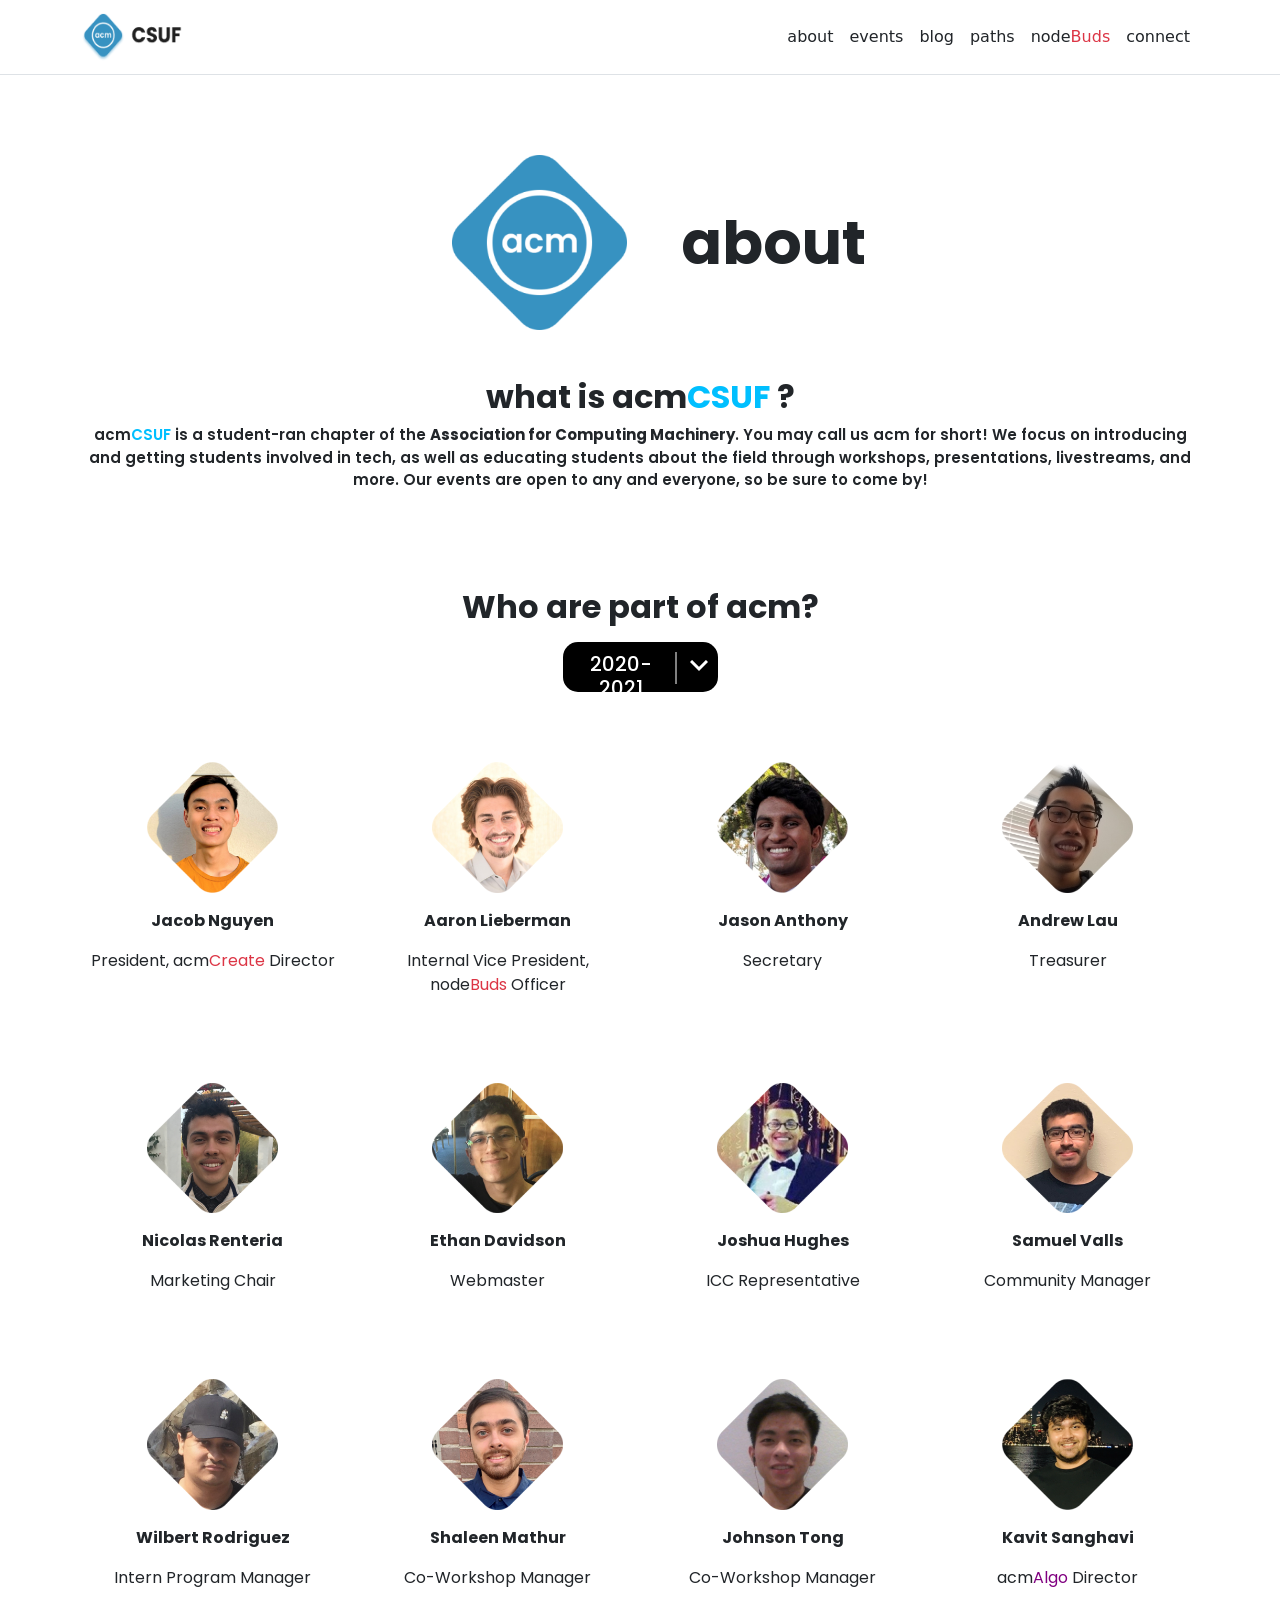
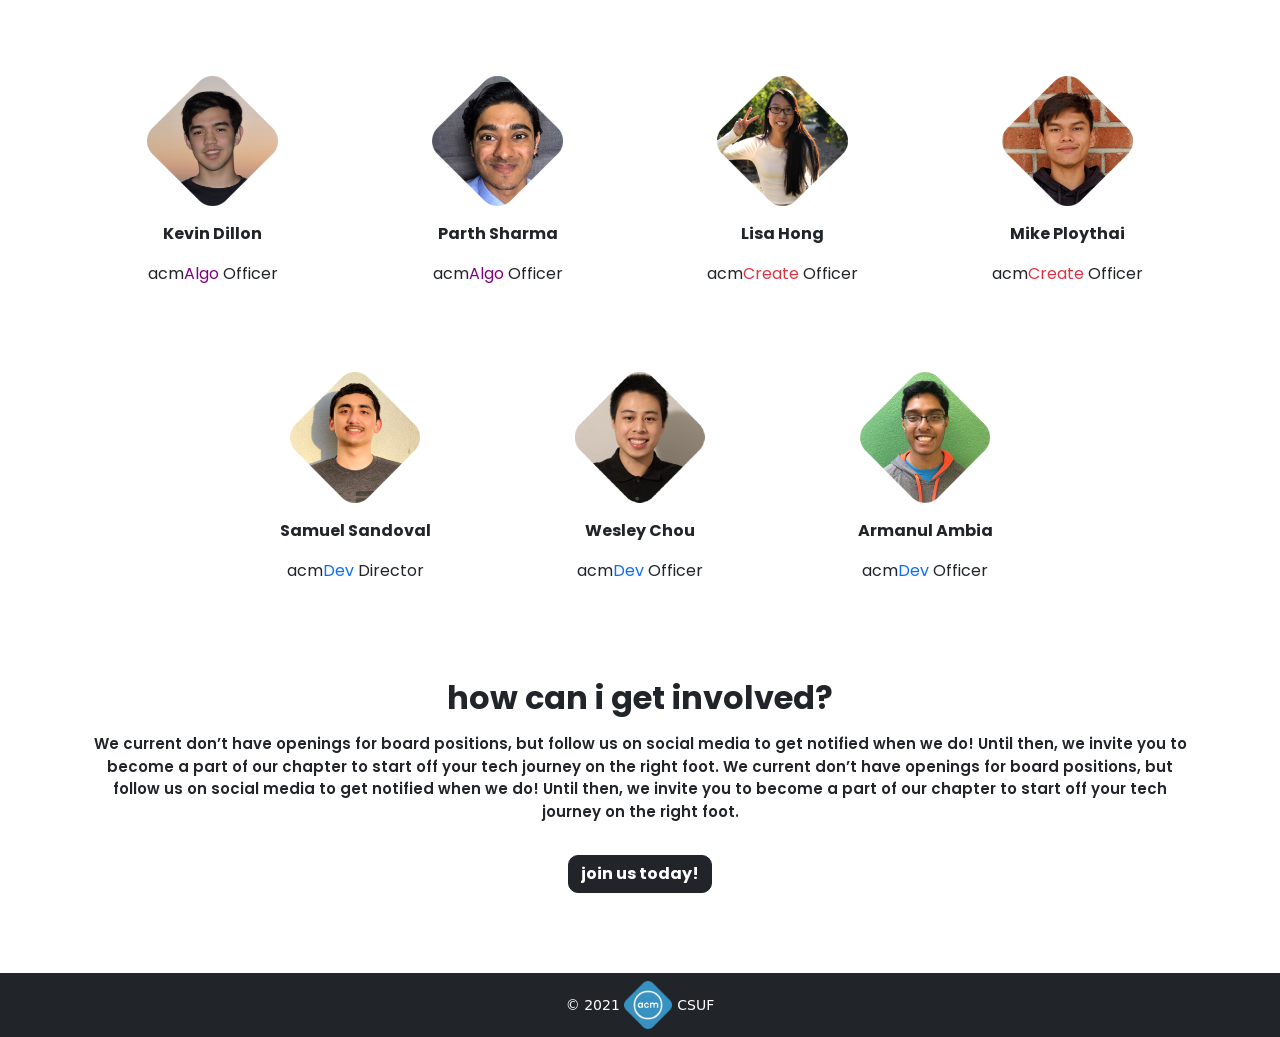
<file: about.html>
<!DOCTYPE html>
<html lang="en">
<head>
    <meta charset="UTF-8">
    <meta http-equiv="X-UA-Compatible" content="IE=edge">
    <meta name="viewport" content="width=device-width, initial-scale=1.0">
    <title>Document</title>
    <link rel="stylesheet" href="css/bootstrap.css">
    <link rel="stylesheet" href="css/about.css">
    <link rel="stylesheet" href="https://fonts.googleapis.com/css?family=poppins">
</head>
<body>
    <header class="pt-0 border-bottom">
        <div class="container">
            <nav class="navbar navbar-expand-sm bg-white navbar-dark d-flex align-content-between">
                        <a class="navbar-brand" href="index.html">
                            <img src="./img/logo (2).png" alt="logo" width="100px" height="48px" />
                        </a>
                        <button class="navbar-toggler bg-dark" type="button" data-bs-toggle="collapse" data-bs-target="#collapsibleNavbar">
                            <span class="navbar-toggler-icon"></span>
                        </button>
                        <div class="collapse navbar-collapse d-lg-flex flex-row justify-content-end" id="collapsibleNavbar">
                            <ul class="navbar-nav">
                            <li class="nav-item">
                                <a class="nav-link text-dark" href="about.html">about</a>
                            </li>
                            <li class="nav-item">
                                <a class="nav-link text-dark" href="events.html">events</a>
                            </li>
                            <li class="nav-item">
                                <a class="nav-link text-dark" href="blog.html">blog</a>
                            </li>
                            <li class="nav-item">
                                <a class="nav-link text-dark" href="path.html">paths</a>
                            </li>    
                            <li class="nav-item">
                                <a class="nav-link text-dark" href="nodebuds.html">node<span class="text-danger">Buds</span></a>
                            </li>    
                            <li class="nav-item">
                                <a class="nav-link text-dark" href="contact.html">connect</a>
                            </li>    
                            </ul>
                        </div>
              </nav>
        </div>

    </header>
    <section id="about">
        <div class="container">
            <div class="text-center">
                <div class="about">
                    <div class="img text-center d-flex align-items-center justify-content-center">
                        <div>
                            <img src="img/rectangle_1.png" alt="company-logo">
                        </div>
                        <div>
                            <h1 class="ms-3">about</h1>
                        </div>
                    </div>
                </div>
                <div class="info mt-5">
                   <h2>what is acm<span style="color: deepskyblue;">CSUF</span> ?</h2> 
                   <p class="ppp">acm<span style="color: deepskyblue;">CSUF</span> is a student-ran chapter of the <span style="font-weight: bold;">Association for Computing Machinery</span>.
                    You may call us acm for short!  We focus on introducing and getting students involved in tech,
                    as well as educating students about the field through workshops, presentations, livestreams,
                    and more. Our events are open to any and everyone, so be sure to come by!</p>
                </div>
            </div>
        </div>
    </section>
    <section id="team">
        <div class="container">
            <div class="text-center">
                <div>
                    <h2>Who are part of acm?</h2>
                </div>
                <div class="date text-center d-flex mt-3">
                    <div><h5>2020-2021</h5></div>
                    <div class="line"><img src="img/line.png" alt=""></div>
                    <div class="arrow"><a href="#"><img src="img/down-arrow.png" alt=""></a></div>
                </div>
            </div>
            <div class="row text-center">
                <div class="col-lg-3 col-sm-6">
                    <div class="image">
                        <img src="img/Jacob.png" alt="">
                        <p class="mt-3 pp">Jacob Nguyen</p>
                        <p>President, acm<span class="text-danger">Create</span> Director</p>
                    </div>
                </div>
                <div class="col-lg-3 col-sm-6">
                    <div class="image">
                        <img src="img/Aaron.png" alt="">
                        <p class="mt-3 pp">Aaron Lieberman</p>
                        <p>Internal Vice President, node<span class="text-danger"">Buds</span> Officer</p>
                    </div>
                </div>
                <div class="col-lg-3 col-sm-6">
                    <div class="image">
                        <img src="img/Jason.png" alt="">
                        <p class="mt-3 pp">Jason Anthony</p>
                        <p>Secretary</p>
                    </div>
                </div>
                <div class="col-lg-3 col-sm-6">
                    <div class="image">
                        <img src="img/Group 7.png" alt="">
                        <p class="mt-3 pp">Andrew Lau</p>
                        <p>Treasurer</p>
                    </div>
                </div>
            </div>
            <div class="row text-center">
                <div class="col-lg-3 col-sm-6">
                    <div class="image">
                        <img src="img/nicolas.png" alt="">
                        <p class="mt-3 pp">Nicolas Renteria</p>
                        <p>Marketing Chair</p>
                    </div>
                </div>
                <div class="col-lg-3 col-sm-6">
                    <div class="image">
                        <img src="img/Ethan.png" alt="">
                        <p class="mt-3 pp">Ethan Davidson</p>
                        <p>Webmaster</p>
                    </div>
                </div>
                <div class="col-lg-3 col-sm-6">
                    <div class="image">
                        <img src="img/joshua.png" alt="">
                        <p class="mt-3 pp">Joshua Hughes</p>
                        <p>ICC Representative</p>
                    </div>
                </div>
                <div class="col-lg-3 col-sm-6">
                    <div class="image">
                        <img src="img/Valls.png" alt="">
                        <p class="mt-3 pp">Samuel Valls</p>
                        <p>Community Manager</p>
                    </div>
                </div>
            </div>
            <div class="row text-center">
                <div class="col-lg-3 col-sm-6">
                    <div class="image">
                        <img src="img/wilbert.png" alt="">
                        <p class="mt-3 pp">Wilbert Rodriguez</p>
                        <p>Intern Program Manager</p>
                    </div>
                </div>
                <div class="col-lg-3 col-sm-6">
                    <div class="image">
                        <img src="img/Shaleen.png" alt="">
                        <p class="mt-3 pp">Shaleen Mathur</p>
                        <p>Co-Workshop Manager</p>
                    </div>
                </div>
                <div class="col-lg-3 col-sm-6">
                    <div class="image">
                        <img src="img/Johnson.png" alt="">
                        <p class="mt-3 pp">Johnson Tong</p>
                        <p>Co-Workshop Manager</p>
                    </div>
                </div>
                <div class="col-lg-3 col-sm-6">
                    <div class="image">
                        <img src="img/Kavit.png" alt="">
                        <p class="mt-3 pp">Kavit Sanghavi</p>
                        <p>acm<span style="color: purple;">Algo</span> Director</p>
                    </div>
                </div>
            </div>
            <div class="row text-center">
                <div class="col-lg-3 col-sm-6">
                    <div class="image">
                        <img src="img/kein.png" alt="">
                        <p class="mt-3 pp">Kevin Dillon</p>
                        <p>acm<span style="color: purple;">Algo</span> Officer</p>
                    </div>
                </div>
                <div class="col-lg-3 col-sm-6">
                    <div class="image">
                        <img src="img/parth.png" alt="">
                        <p class="mt-3 pp">Parth Sharma</p>
                        <p>acm<span style="color: purple;">Algo</span> Officer</p>
                    </div>
                </div>
                <div class="col-lg-3 col-sm-6">
                    <div class="image">
                        <img src="img/lisa.png" alt="">
                        <p class="mt-3 pp">Lisa Hong</p>
                        <p>acm<span class="text-danger">Create</span> Officer</p>
                    </div>
                </div>
                <div class="col-lg-3 col-sm-6">
                    <div class="image">
                        <img src="img/mike.png" alt="">
                        <p class="mt-3 pp">Mike Ploythai</p>
                        <p>acm<span class="text-danger">Create</span> Officer</p>
                    </div>
                </div>
            </div>
            <div class="row text-center fith-row">
                <div class="col-lg-3 col-sm-6">
                    <div class="image">
                        <img src="img/samuel.png" alt="">
                        <p class="mt-3 pp">Samuel Sandoval</p>
                        <p>acm<span class="text-primary">Dev</span> Director</p>
                    </div>
                </div>
                <div class="col-lg-3 col-sm-6">
                    <div class="image">
                        <img src="img/wesley.png" alt="">
                        <p class="mt-3 pp">Wesley Chou</p>
                        <p>acm<span class="text-primary">Dev</span> Officer</p>
                    </div>
                </div>
                <div class="col-lg-3 col-sm-6">
                    <div class="image">
                        <img src="img/armanul.png" alt="">
                        <p class="mt-3 pp">Armanul Ambia</p>
                        <p>acm<span class="text-primary"">Dev</span> Officer</p>
                    </div>
                </div>
            </div>
        </div>
    </section>
    <section id="info">
        <div class="container">
            <div class="text-center">
                <h2>how can i get involved?</h2>
                <p class="mt-3 ppp">We current don’t have openings for board positions, but follow us on social media
                    to get notified when we do! Until then, we invite you to become a part of our
                    chapter to start off your tech journey on the right foot. We current don’t have openings for board positions, but follow us on social media
                    to get notified when we do! Until then, we invite you to become a part of our
                    chapter to start off your tech journey on the right foot.</p>
                    <button type="button" class="btn btn-dark mt-3" href="#">join us today!</button>
            </div>
        </div>
    </section>
    <footer class="mt-4">
        <div class="container-fluid bg-dark text-white text-center py-2">
            <small> &copy 2021 </small>
            <span>
                <img src="./img/Rectangle.png" width="48px" height="48px" alt="">
                <small class="text-white">CSUF</small>
            </span>
        </div>
    </footer>

    <script src="js/bootstrap.min.js"></script>
</body>
</html>
</file>
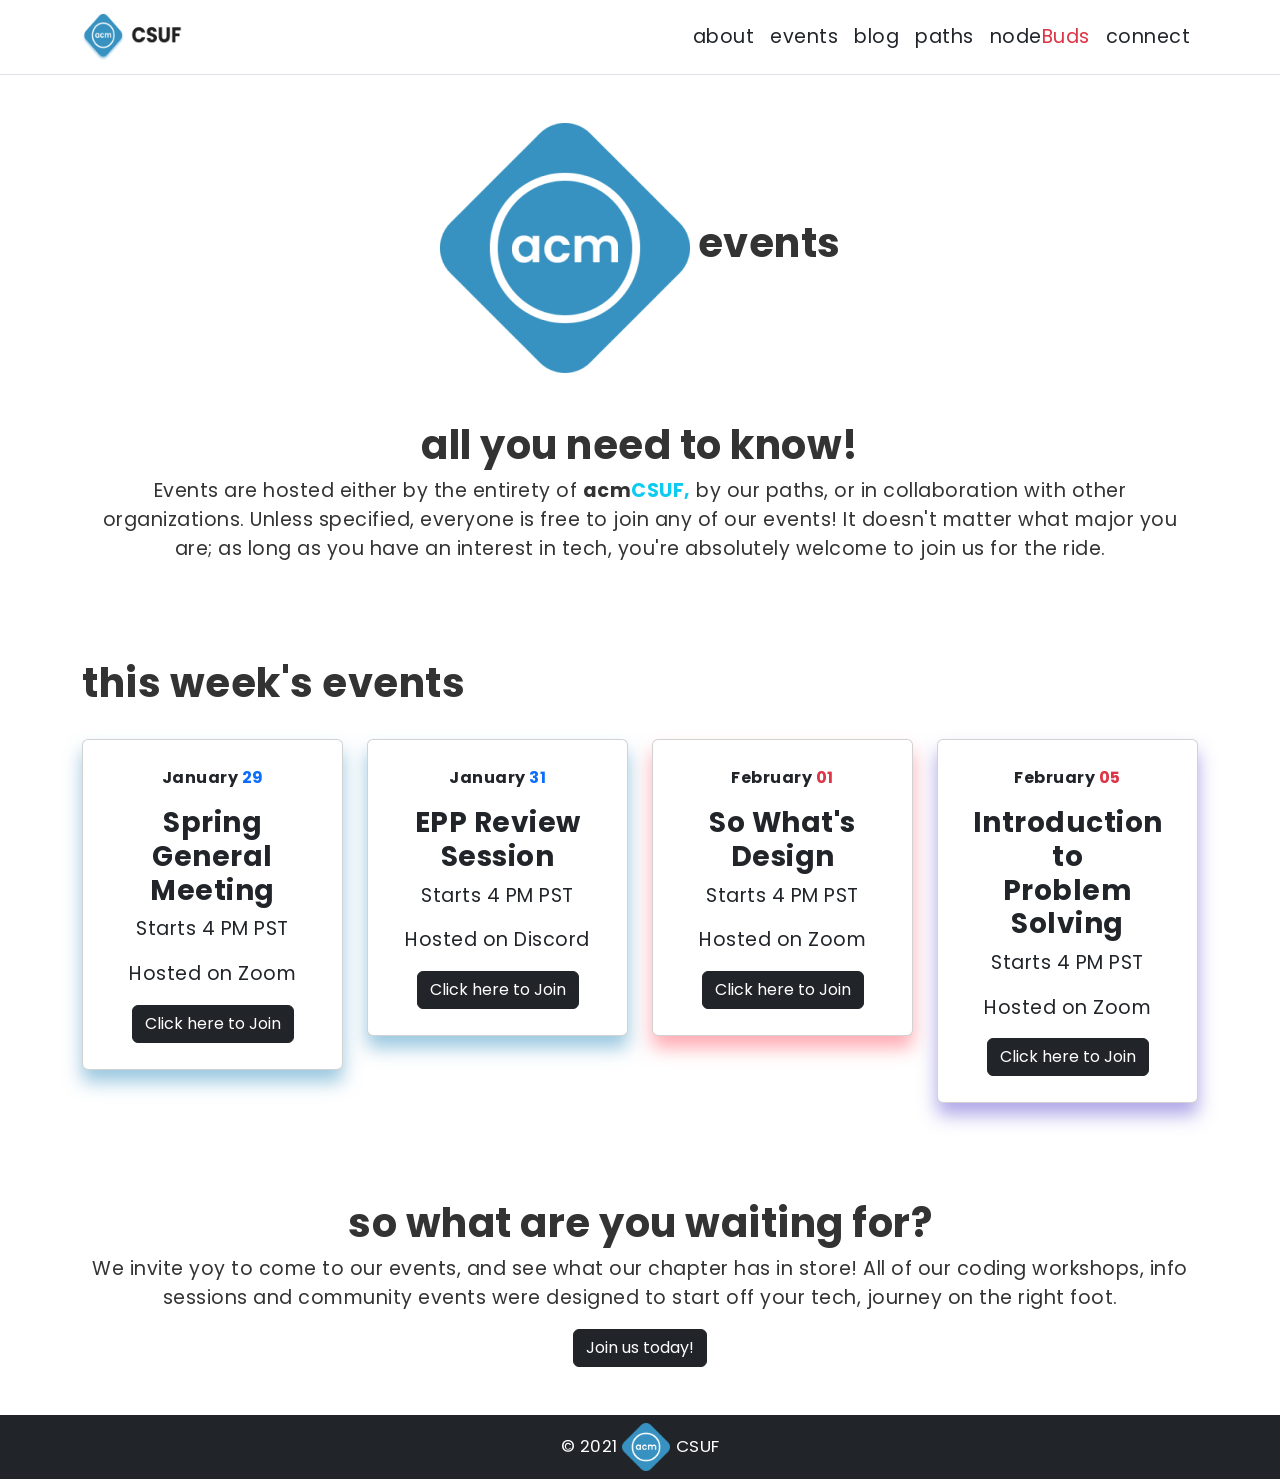
<file: blog.html>
<!DOCTYPE html>
<html lang="en">
<head>
    <meta charset="UTF-8">
    <meta http-equiv="X-UA-Compatible" content="IE=edge">
    <meta name="viewport" content="width=device-width, initial-scale=1.0">
    <link href="https://cdn.jsdelivr.net/npm/bootstrap@5.0.2/dist/css/bootstrap.min.css" rel="stylesheet" integrity="sha384-EVSTQN3/azprG1Anm3QDgpJLIm9Nao0Yz1ztcQTwFspd3yD65VohhpuuCOmLASjC" crossorigin="anonymous">
    <link rel="stylesheet" href="./css/blog.css">
    <title>blog</title>
</head>
<body>
    <!-- navbar -->
    <header class="pt-0 border-bottom">
            <div class="container">
                <nav class="navbar navbar-expand-sm bg-white navbar-dark d-flex align-content-between">
                            <a class="navbar-brand" href="index.html">
                                <img src="./img/logo (2).png" alt="logo" width="100px" height="48px" />
                            </a>
                            <button class="navbar-toggler bg-dark" type="button" data-bs-toggle="collapse" data-bs-target="#collapsibleNavbar">
                                <span class="navbar-toggler-icon"></span>
                            </button>
                            <div class="collapse navbar-collapse d-lg-flex flex-row justify-content-end" id="collapsibleNavbar">
                                <ul class="navbar-nav">
                                <li class="nav-item">
                                    <a class="nav-link text-dark" href="about.html">about</a>
                                </li>
                                <li class="nav-item">
                                    <a class="nav-link text-dark" href="events.html">events</a>
                                </li>
                                <li class="nav-item">
                                    <a class="nav-link text-dark" href="blog.html">blog</a>
                                </li>
                                <li class="nav-item">
                                    <a class="nav-link text-dark" href="path.html">paths</a>
                                </li>    
                                <li class="nav-item">
                                    <a class="nav-link text-dark" href="nodebuds.html">node<span class="text-danger">Buds</span></a>
                                </li>    
                                <li class="nav-item">
                                    <a class="nav-link text-dark" href="contact.html">connect</a>
                                </li>    
                                </ul>
                            </div>
                  </nav>
            </div>
    
    </header>
    <!-- end navbar -->
    <!-- main -->
    <main>
        <div class="container pt-5">
                <div class="">
                    <div class="image-container d-flex align-center justify-content-center mb-5">
                            <div class="image-container">
                                <img src="./img/Rectangle.png" alt="">
                            </div>
                            <div class="pt-lg-5 ps-2 mt-5">
                                <h2 class="fw-bold fs-1">events</h2>
                            </div> 
                    </div>
                    <h1 class="text-center fw-bold fs-1">
                        all you need to know!
                    </h1>
                    <p class="text-center">Events are hosted either by the entirety of <span class="fw-bold">acm</span><span class="fw-bold text-info">CSUF,</span> by our paths, or in collaboration with
                        other organizations.  Unless specified, everyone is free to join any of our events! It doesn't matter what major you are;
                        as long as you have an interest in tech, you're absolutely welcome to join us for the ride.</p>
                </div>
         </div>
         <!--Card section-->
        <div class="card-section mt-5 pt-5">
                <div class="container">
                    <h2 class="fw-bold fs-1 mb-2">this week's events</h2>
                    <div class="row">
                        <div class="col-lg-3 mt-sm-4">
                            <div class="card rounded text-center" id="cardOne">
                                    <div class="card-body">
                                        <p class="fw-bold fs-6">January <span class="text-primary">29</span></p>
                                        <h3 class="card-title fw-bold">Spring General Meeting</h3>
                                        <p class="card-text">Starts 4 PM PST</p>
                                        <p>Hosted on Zoom</p>
                                        <button class="btn btn-dark">Click here to Join</button>
                                    </div>
                            </div>
                        </div>
                        <div class="col-lg-3 mt-sm-4">
                            <div class="card rounded text-center" id="cardTwo">
                                <div class="card-body">
                                    <p class="fw-bold fs-6">January <span class="text-primary">31</span></p>
                                    <h3 class="card-title fw-bold">EPP Review <br>Session</h3>
                                    <p class="card-text">Starts 4 PM PST</p>
                                    <p>Hosted on Discord</p>
                                    <button class="btn btn-dark">Click here to Join</button>
                                </div>
                            </div>
                        </div>
                        <div class="col-lg-3 mt-sm-4">
                            <div class="card rounded text-center" id="cardThree">
                                <div class="card-body">
                                    <p class="fw-bold fs-6">February <span class="text-danger">01</span></p>
                                    <h3 class="card-title fw-bold">So What's <br>Design</h3>
                                    <p class="card-text">Starts 4 PM PST</p>
                                    <p>Hosted on Zoom</p>
                                    <button class="btn btn-dark">Click here to Join</button>
                                </div>
                            </div>
                        </div>
                        <div class="col-lg-3 mt-sm-4">
                            <div class="card rounded text-center"  id="cardFour">
                                <div class="card-body">
                                    <p class="fw-bold fs-6">February <span class="text-danger">05</span></p>
                                    <h3 class="card-title fw-bold">Introduction to <br>Problem Solving</h3>
                                    <p class="card-text">Starts 4 PM PST</p>
                                    <p>Hosted on Zoom</p>
                                    <button class="btn btn-dark">Click here to Join</button>
                                </div>
                            </div>
                        </div>
                    </div>
                </div>
        </div>
        <div class="container mt-5 pt-5 mb-5">
                <div class="text-center">
                    <h2 class="fw-bold fs-1">so what are you waiting for?</h2>
                    <p class="text-center"> We invite yoy to come to our events, and see what our chapter has in store!
                        All of our coding workshops, info sessions and community events were designed to
                        start off your tech, journey on the right foot.
                    </p>
                    <button class="btn btn-dark rounded">Join us today!</button>
                </div>
        </div>
    </main>
    <!-- footer -->
    <footer class="mt-4">
                <div class="container-fluid bg-dark text-white text-center py-2">
                    <small> &copy 2021 </small>
                    <span>
                        <img src="./img/Rectangle.png" width="48px" height="48px" alt="">
                        <small class="text-white">CSUF</small>
                    </span>
                </div>
    </footer>
            <script src="https://cdn.jsdelivr.net/npm/bootstrap@5.0.2/dist/js/bootstrap.bundle.min.js" integrity="sha384-MrcW6ZMFYlzcLA8Nl+NtUVF0sA7MsXsP1UyJoMp4YLEuNSfAP+JcXn/tWtIaxVXM" crossorigin="anonymous"></script>
            <script src="js/bootstrap.min.js"></script>
</body>
</html>
</file>
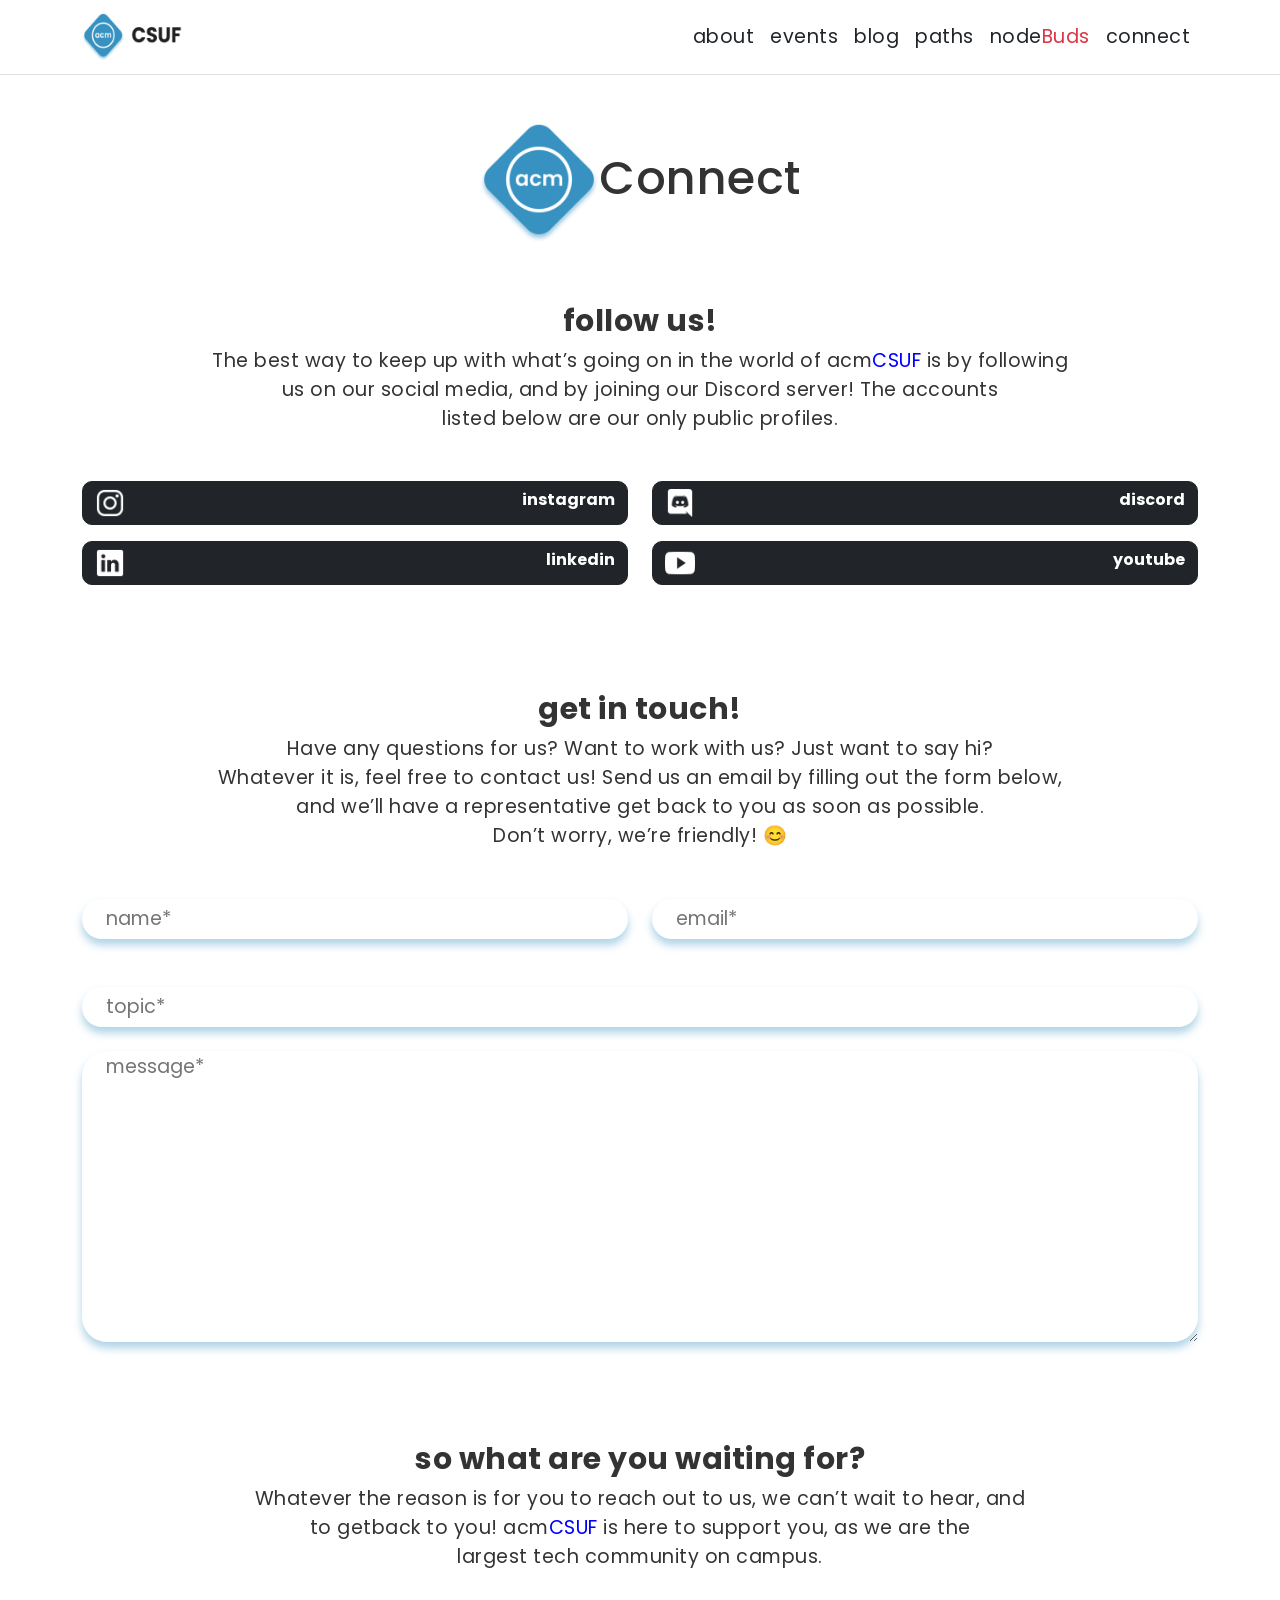
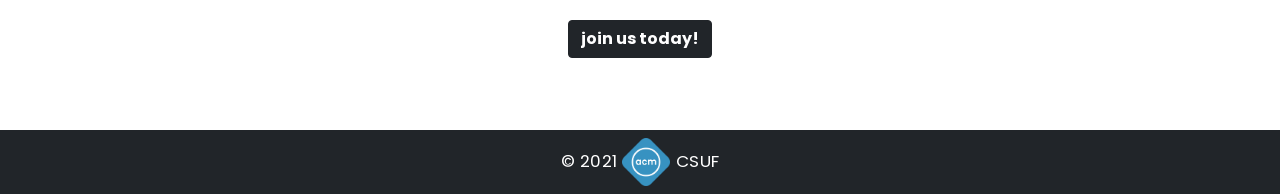
<file: contact.html>
<!DOCTYPE html>
<html lang="en">
<head>
    <meta charset="UTF-8">
    <meta http-equiv="X-UA-Compatible" content="IE=edge">
    <meta name="viewport" content="width=device-width, initial-scale=1.0">
    <link rel="stylesheet" href="css/bootstrap.css">
    <link rel="stylesheet" href="css/contact.css">
    <link rel="stylesheet" href="css/blog.css">
    <link rel="stylesheet" href="https://fonts.googleapis.com/css?family=poppins">
    <title>Connect</title>
</head>
<body>
    <header class="pt-0 border-bottom">
        <div class="container">
            <nav class="navbar navbar-expand-sm bg-white navbar-dark d-flex align-content-between">
                        <a class="navbar-brand" href="index.html">
                            <img src="./img/logo (2).png" alt="logo" width="100px" height="48px" />
                        </a>
                        <button class="navbar-toggler bg-dark" type="button" data-bs-toggle="collapse" data-bs-target="#collapsibleNavbar">
                            <span class="navbar-toggler-icon"></span>
                        </button>
                        <div class="collapse navbar-collapse d-lg-flex flex-row justify-content-end" id="collapsibleNavbar">
                            <ul class="navbar-nav">
                            <li class="nav-item">
                                <a class="nav-link text-dark" href="about.html">about</a>
                            </li>
                            <li class="nav-item">
                                <a class="nav-link text-dark" href="events.html">events</a>
                            </li>
                            <li class="nav-item">
                                <a class="nav-link text-dark" href="blog.html">blog</a>
                            </li>
                            <li class="nav-item">
                                <a class="nav-link text-dark" href="path.html">paths</a>
                            </li>    
                            <li class="nav-item">
                                <a class="nav-link text-dark" href="nodebuds.html">node<span class="text-danger">Buds</span></a>
                            </li>    
                            <li class="nav-item">
                                <a class="nav-link text-dark" href="contact.html">connect</a>
                            </li>    
                            </ul>
                        </div>
              </nav>
        </div>
    </header>
    <div class="hero-section mt-5">
        <div class="container">
            <div class="text-center d-flex align-items-center justify-content-center logo-section">
                <div class="img-section logo">
                    <img src="img/acmCSUF 1.png" alt="">
                </div>
                <div class="connect">
                    <h1>Connect</h1>
                </div>
            </div>
            <div class="text-center">
                <h3 class="fw-bold">follow us!</h3>
                <p class="mb-5">The best way to keep up with what’s going on in the world of acm<span class="blue-text">CSUF</span> is by following<br>
                    us on our social media, and by joining our Discord server!  The accounts<br>
                    listed below are our only public profiles.</p>
            </div>
            <div class="socials">
                <div class="row">
                    <div class="col-lg-6 col-md-6 mb-3">
                        <button type="button" class="btn btn-dark d-flex justify-content-between">
                            <img src="img/instagram.png" alt="">
                            <div class="social-text fw-bold">instagram</div>
                        </button>
                    </div>
                    <div class="col-lg-6 col-md-6 mb-3">
                        <button type="button" class="btn btn-dark d-flex justify-content-between">
                            <img src="img/discord.png" alt="">
                            <div class="social-text fw-bold">discord</div>
                        </button>
                    </div>
                    <div class="col-lg-6 col-md-6 mb-3">
                        <button type="button" class="btn btn-dark d-flex justify-content-between">
                            <img src="img/linkedin.png" alt="">
                            <div class="social-text fw-bold">linkedin</div>
                        </button>
                    </div>
                    <div class="col-lg-6 col-md-6">
                        <button type="button" class="btn btn-dark d-flex justify-content-between">
                            <img src="img/youtube.png" alt="">
                            <div class="social-text fw-bold">youtube</div>
                        </button>
                    </div>
                </div>
            </div>
            <div class="in-touch">
                <h3 class="text-center fw-bold">get in touch!</h3>
                <p class="text-center mb-5">Have any questions for us?  Want to work with us?  Just want to say hi?<br>
                    Whatever it is, feel free to contact us!  Send us an email by filling out the form below,<br>
                    and we’ll have a representative get back to you as soon as possible.<br>
                    Don’t worry, we’re friendly!  😊</p>
            </div>
            <div class="form-section mt-5">
                <div class="row d-flex mb-4 justify-content-between">
                    <div class="col-lg-6 col-md-6 mb-4">
                        <input type="text" class="input1 ps-4" placeholder="name*">
                    </div>
                    <div class="col-lg-6 col-md-6">
                        <input type="text" class="input1 ps-4" placeholder="email*">
                    </div>
                </div>
                <input type="text" class="input2 mb-4 ps-4" placeholder="topic*"><br>
                <textarea name="" id="" cols="100" rows="10" placeholder="message*" class="ps-4"></textarea>
            </div>
            <div class="join-section text-center pb-5">
                <h3 class="fw-bold">so what are you waiting for?</h3>
                <p class="mb-5">Whatever the reason is for you to reach out to us, we can’t wait to hear, and<br>
                    to getback to you! acm<span class="blue-text">CSUF</span> is here to support you, as we are the<br>
                    largest tech community on campus.</p>
                <button  type="button" class="btn btn-dark fw-bold">join us today!</button>
            </div>
        </div>
    </div>
    <footer class="mt-4">
        <div class="container-fluid bg-dark text-white text-center py-2">
            <small> &copy 2021 </small>
            <span>
                <img src="./img/Rectangle.png" width="48px" height="48px" alt="">
                <small class="text-white">CSUF</small>
            </span>
        </div>
    </footer>

    
    <script src="https://cdn.jsdelivr.net/npm/bootstrap@5.0.2/dist/js/bootstrap.bundle.min.js" integrity="sha384-MrcW6ZMFYlzcLA8Nl+NtUVF0sA7MsXsP1UyJoMp4YLEuNSfAP+JcXn/tWtIaxVXM" crossorigin="anonymous"></script>
    <script src="js/bootstrap.min.js"></script>
</body>
</html>
</file>
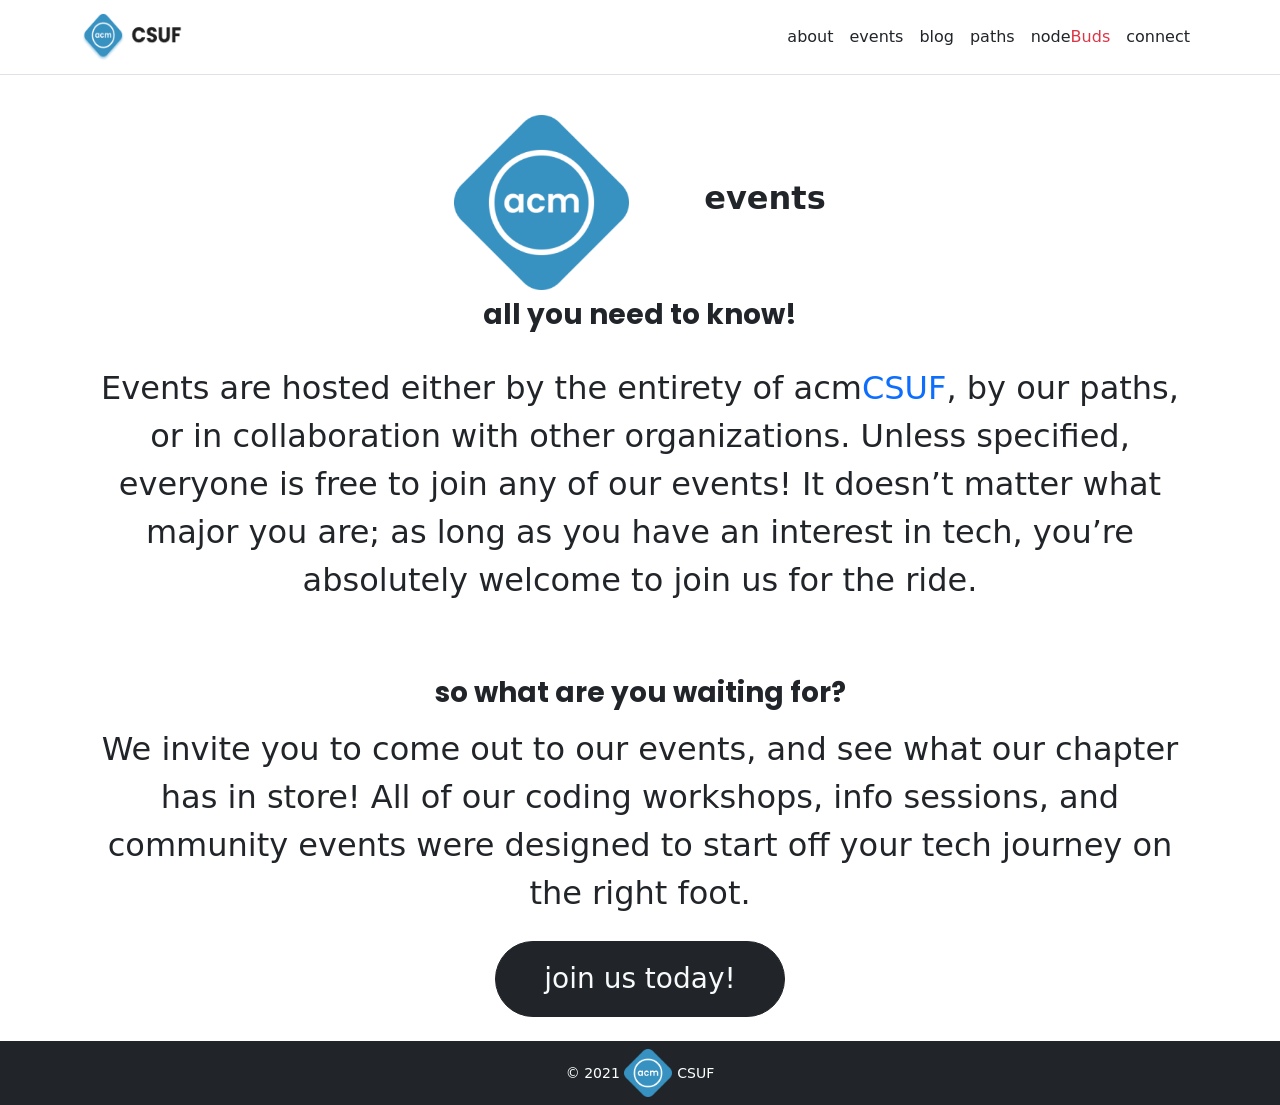
<file: events.html>
<!DOCTYPE html>
<html lang="en">
<head>
    <meta charset="UTF-8">
    <meta http-equiv="X-UA-Compatible" content="IE=edge">
    <meta name="viewport" content="width=device-width, initial-scale=1.0">
    <link rel="stylesheet" href="css/event.css">
    <link rel="stylesheet" href="css/bootstrap.min.css">
    <link rel="preconnect" href="https://fonts.googleapis.com">
    <link rel="preconnect" href="https://fonts.gstatic.com" crossorigin>
    <link href="https://fonts.googleapis.com/css2?family=My+Soul&family=Poppins&display=swap" rel="stylesheet">
    <title>Events</title>
</head>
<body>

    <!-- Events Section -->

    <section id="event-section">

        <!-- Header Section -->

        <!-- navbar -->
        <header class="pt-0 border-bottom">
            <div class="container">
                <nav class="navbar navbar-expand-sm bg-white navbar-dark d-flex align-content-between">
                    <a class="navbar-brand" href="#">
                        <img src="./img/logo (2).png" alt="logo" width="100px" height="48px" />
                    </a>
                    <button class="navbar-toggler bg-dark" type="button" data-bs-toggle="collapse" data-bs-target="#collapsibleNavbar">
                        <span class="navbar-toggler-icon"></span>
                    </button>
                    <div class="collapse navbar-collapse d-lg-flex flex-row justify-content-end" id="collapsibleNavbar">
                        <ul class="navbar-nav">
                            <li class="nav-item">
                                <a class="nav-link text-dark" href="about.html">about</a>
                            </li>
                            <li class="nav-item">
                                <a class="nav-link text-dark" href="events.html">events</a>
                            </li>
                            <li class="nav-item">
                                <a class="nav-link text-dark" href="blog.html">blog</a>
                            </li>
                            <li class="nav-item">
                                <a class="nav-link text-dark" href="path.html">paths</a>
                            </li>    
                            <li class="nav-item">
                                <a class="nav-link text-dark" href="nodebuds.html">node<span class="text-danger">Buds</span></a>
                            </li>    
                            <li class="nav-item">
                                <a class="nav-link text-dark" href="contact.html">connect</a>
                            </li>    
                        </ul>
                    </div>
                </nav>
            </div>
        </header>
        <!-- end navbar -->

        <div class="container">
            <div class="header-info d-flex justify-content-center align-items-center imgg">
                <div class="header-image">
                    <img src="img/Rectangle.png" alt="the events logo">
                </div>
                <div class="header-tag">
                    <h2 class="text-center fw-bold">events</h2>
                </div>
            </div>
            <h3 class="fs-10 text-center py-2 fw-bold">all you need to know!</h3>
            <p class="fs-2 text-center pt-3 pb-5">Events are hosted either by the entirety of acm<span class="text-primary">CSUF</span>, by our paths, or in collaboration
            with other organizations.  Unless specified, everyone is free to join any of our events!  It doesn’t
            matter what major you are; as long as you have an interest in tech, you’re absolutely
            welcome to join us for the ride.</p>

            <!-- Events Calendar -->

            <!-- Event Info Section -->

                <div class="event-info-1">
                    <h3 class="fs-10 text-center py-2 fw-bold">so what are you waiting for?</h3>
                    <p class="fs-2 text-center">We invite you to come out to our events, and see what our chapter has in store!
                        All of our coding workshops, info sessions, and community events were designed to
                        start off your tech journey on the right foot.
                    </p>
                    <button class="btn btn-dark rounded-pill mx-auto d-block p-3 my-4 px-5 fs-3"><a href="#" class="text-decoration-none text-light">join us today!</a></button>
                </div>
            </div>

             <!-- Footer Section -->

            <!-- footer -->
            <footer class="mt-4">
                <div class="container-fluid bg-dark text-white text-center py-2">
                    <small> &copy 2021 </small>
                    <span>
                        <img src="./img/Rectangle.png" width="48px" height="48px" alt="">
                        <small class="text-white">CSUF</small>
                    </span>
                </div>
            </footer>
        </div>
    </section>


    <script src="js/bootstrap.min.js"></script>
</body>
</html>
</file>
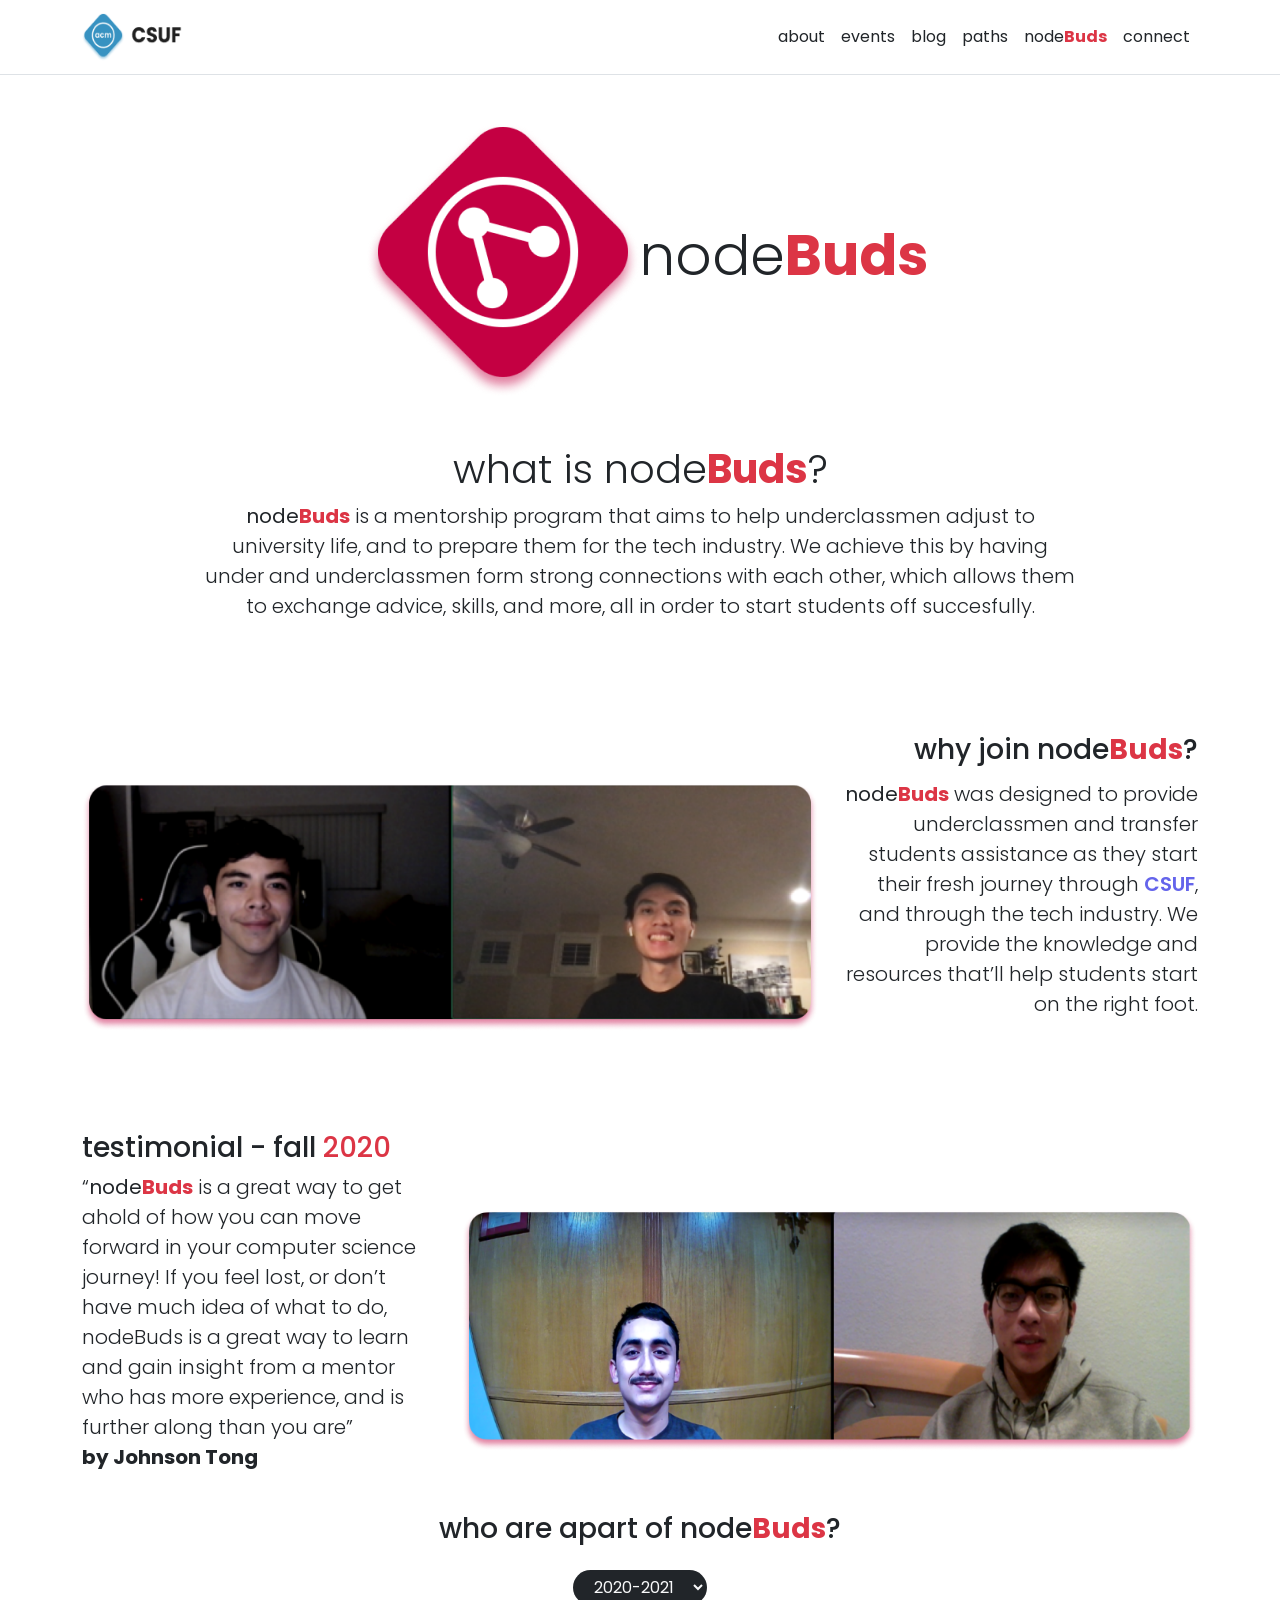
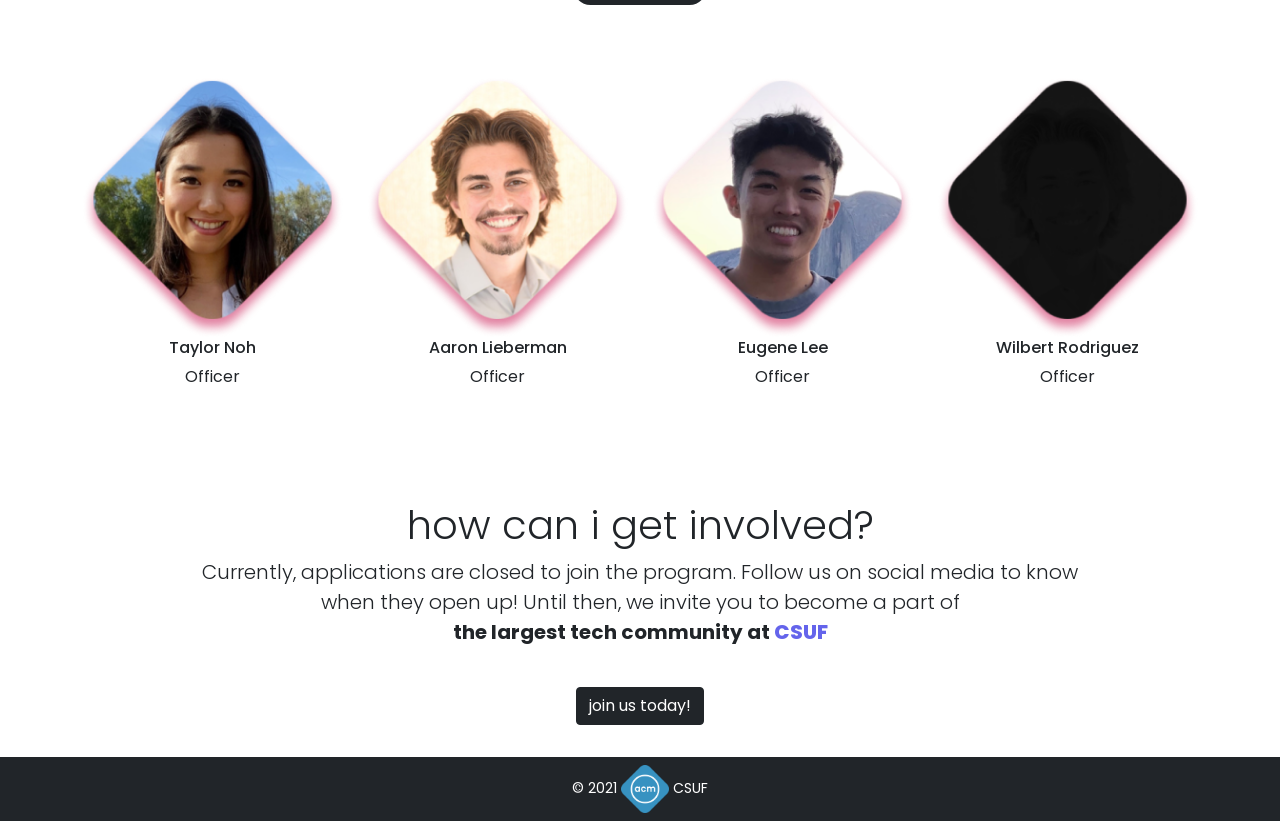
<file: nodebuds.html>
<!DOCTYPE html>
<html lang="en">
<head>
 <meta charset="UTF-8">
 <meta http-equiv="X-UA-Compatible" content="IE=edge">
 <meta name="viewport" content="width=device-width, initial-scale=1.0">
 <link rel="stylesheet" href="./css/bootstrap.css">
 <link rel="stylesheet" href="./css/nodebuds.css">
 <title>NodeBuds</title>
 </head>
<body>
      <header class="pt-0 border-bottom">
           <div class="container">
                <nav class="navbar navbar-expand-sm bg-white navbar-dark d-flex align-content-between">
                            <a class="navbar-brand" href="index.html">
                                 <img src="./img/logo (2).png" alt="logo" width="100px" height="48px" />
                            </a>
                            <button class="navbar-toggler bg-dark" type="button" data-bs-toggle="collapse" data-bs-target="#collapsibleNavbar">
                                <span class="navbar-toggler-icon"></span>
                            </button>
                            <div class="collapse navbar-collapse d-lg-flex flex-row justify-content-end" id="collapsibleNavbar">
                                <ul class="navbar-nav">
                                <li class="nav-item">
                                    <a class="nav-link text-dark " href="about.html">about</a>
                                </li>
                                <li class="nav-item">
                                    <a class="nav-link text-dark " href="events.html">events</a>
                                </li>
                                <li class="nav-item">
                                    <a class="nav-link text-dark " href="blog.html">blog</a>
                                </li>
                                <li class="nav-item">
                                    <a class="nav-link text-dark" href="path.html">paths</a>
                                </li>    
                                <li class="nav-item">
                                    <a class="nav-link text-dark" href="nodebuds.html">node<span class="text-danger fw-bold">Buds</span></a>
                                </li>    
                                <li class="nav-item">
                                    <a class="nav-link text-dark" href="contact.html">connect</a>
                                </li>    
                                </ul>
                            </div>
                  </nav>
            </div>
      </header>
      <section id="hero-header " class="">
                   <div class="container">
                          <div class="row justify-content-center align-items-center py-5">
                                    <div class="col-6 text-end px-0 ">
                                             <img src="./img/node buds 1.png" alt="logo" class="img-fluid">
                                    </div>
                                    <div  class="col-6 px-0 w-50">
                                             <h1 class="display-4">node<span class="text-danger fw-bold">Buds</span></h1>
                                    </div>
                           </div>
                          <div class="text-center">
                                <h2 class="display-6" >what is node<span class="text-danger fw-bold" >Buds</span>?</h2>
                                <p class="lead"><span class="fw-bolder">node</span><span class="text-danger fw-bold " >Buds</span> is a mentorship program that aims to help underclassmen adjust to<br>
                                     university life, and to prepare them for the tech industry.  We achieve this by having<br>
                                     under and underclassmen form strong connections with each other, which allows them<br>
                                     to exchange advice, skills, and more, all in order to start students off succesfully.</p>
                          </div>
                          
                   </div>
      </section>
      <section id="section-one" class="py-5">
                 <div class="container py-5">
                             <h3 class="text-end pb-1">why join node<span class="text-danger fw-bold" >Buds</span>?</h3>
                           <div class="row align-items-center">
                                    <div class="col-lg-8">
                                             <img src="./img/jacob + ___ 1.png" alt="jacob" class="img-fluid">
                                     </div>
                                   
                                    <div class="col-lg-4">
                                            
                                            <p  class="text-end lead"><span class="fw-bolder">node</span><span class="text-danger fw-bold">Buds</span> was designed to provide<br>
                                                   underclassmen and transfer students
                                                   assistance as they start their fresh 
                                                   journey through <span style="color: rgb(100, 100, 235); font-weight: 600">CSUF</span>, and through
                                                   the tech industry. We provide the
                                                   knowledge and resources that’ll help
                                                   students start on the right foot.</p>
                                    </div>
                           </div>
                 </div>
      </section>
      <section id="testimony">
            <div class="container">
                      <h3>testimonial - fall <span class="text-danger">2020</span></h3>
                                <div class="row align-items-center">
                                          <div class="col-lg-4">
                                                    <p class="lead">“<span class="fw-bolder">node</span><span class="text-danger fw-bold">Buds</span> is a great way to get<br>
                                                        ahold of how you can move forward
                                                        in your computer science journey!  If
                                                        you feel lost, or don’t have much idea
                                                        of what to do, <span class="bold">node</span><span class="red">Buds</span> is a great
                                                        way to learn and gain insight from a
                                                        mentor who has more experience,
                                                        and is further along than you are”<br>
                                                        <span class="fw-bold">by Johnson Tong</span></p>
                                          </div>
                                          <div class="col-lg-8">
                                                  <img src="./img/Sam + Tong 1.png" alt="Sam" class="img-fluid">
                                          </div>
                                  </div>
                     
            </div>
      </section>
      <section id="apart">
             <div class="container">
                       <div class="text-center py-4">
                                    <h3 class="pb-3">who are apart of node<span class="text-danger fw-bold">Buds</span>?</h3>
                                    <select name="years" id="year" class="bg-dark text-light px-3 py-1 rounded-pill btn">
                                        <option value="">2020-2021</option>
                                        <option value="">2021-2022</option>
                                    </select>
                       </div>
                       <div class="row py-5">
                                   <div class="col-lg-3 col-6 text-center">
                                          <img src="./img/Layer 18 1.png" alt="" class="img-fluid">
                                          <h6>Taylor Noh</h6>
                                          <p>Officer</p>
                                   </div>
                                   <div class="col-lg-3 col-6  text-center">
                                          <img src="./img/aran.png" alt="" class="img-fluid">
                                          <h6>Aaron Lieberman</h6>
                                          <p>Officer</p>
                                   </div>
                                   <div class="col-lg-3 col-6  text-center">
                                          <img src="./img/Layer 19 1.png" alt="" class="img-fluid">
                                          <h6>Eugene Lee</h6>
                                          <p>Officer</p>
                                   </div>
                                   <div class="col-lg-3 col-6 text-center">
                                          <img src="./img/Temp.png "alt="" class="img-fluid">
                                          <h6>Wilbert Rodriguez</h6>
                                          <p>Officer</p>
                                   </div>
                       </div>
                
             </div>
      </section>
      <section id="involved">
            <div class="container text-center pt-5 pb-2 ">
                      <h4 class="fs-1 fw-light">how can i get involved?</h4>
                     <p class="lead  mx-auto">Currently, applications are closed to join the program. Follow us on social media to know<br>
                     when they open up!  Until then, we invite you to become a part of<br>
                      <span class="fw-bold">the largest tech community at </span><span style="color: rgb(100, 100, 235); font-weight: 800">CSUF</span></p>
                       <a href="#" class="btn btn-dark rounded mt-4">join us today!</a>
             </div>
      </section>
      <footer class="mt-4">
              <div class="container-fluid bg-dark text-white text-center py-2">
                    <small> &copy 2021 </small>
                    <span>
                        <img src="./img/Rectangle.png" width="48px" height="48px" alt="">
                        <small class="text-white">CSUF</small>
                    </span>
                </div>
      </footer>

       <script src="./js/bootstrap.min.js"></script>
</body>
</html>
</file>
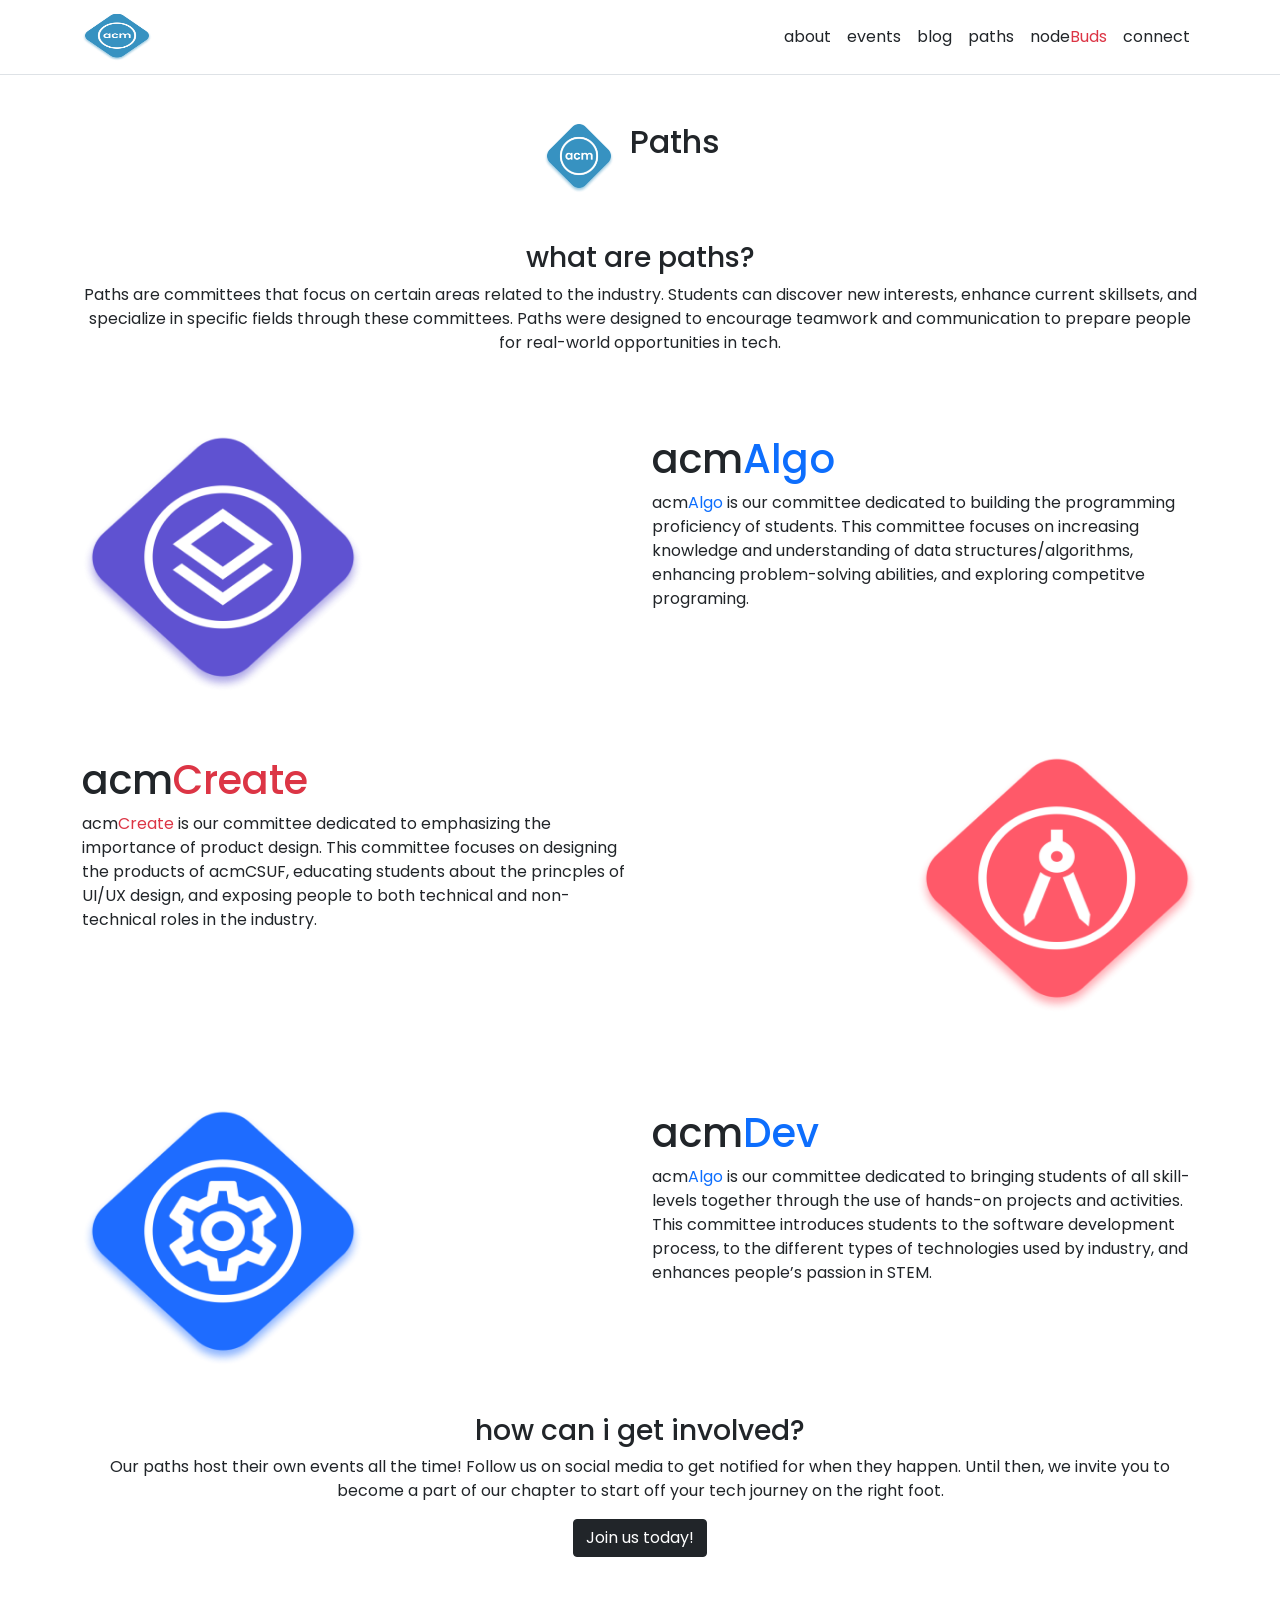
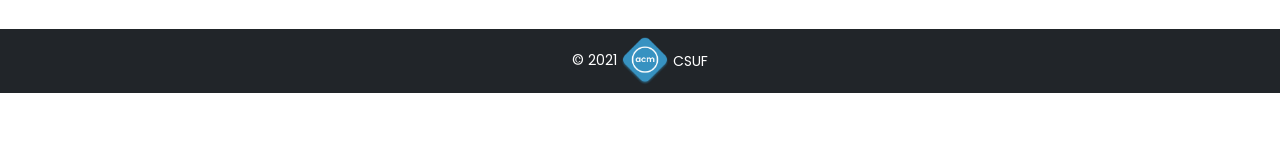
<file: path.html>
<!DOCTYPE html>
<html lang="en">
<head>
    <meta charset="UTF-8">
    <meta http-equiv="X-UA-Compatible" content="IE=edge">
    <meta name="viewport" content="width=device-width, initial-scale=1.0">
    <title>Document</title>
    <link rel="stylesheet" href="./css/bootstrap.css">
    <link rel="stylesheet" href="./css/path.css">
    <link rel="preconnect" href="https://fonts.googleapis.com">
<link rel="preconnect" href="https://fonts.gstatic.com" crossorigin>
<link href="https://fonts.googleapis.com/css2?family=Amatic+SC:wght@700&family=Lato:wght@100&family=Poppins:wght@300;600&display=swap" rel="stylesheet">
</head>
<body>
    <div id="top-section">
        <header class="pt-0 border-bottom">
            <div class="container">
                <nav class="navbar navbar-expand-sm bg-white navbar-dark d-flex align-content-between">
                            <a class="navbar-brand" href="index.html">
                                <img src="./images/acmCSUF 1.png" alt="logo" width="100px" height="48px" />
                            </a>
                            <button class="navbar-toggler bg-dark" type="button" data-bs-toggle="collapse" data-bs-target="#collapsibleNavbar">
                                <span class="navbar-toggler-icon"></span>
                            </button>
                            <div class="collapse navbar-collapse d-lg-flex flex-row justify-content-end" id="collapsibleNavbar">
                                <ul class="navbar-nav">
                                <li class="nav-item">
                                    <a class="nav-link text-dark" href="about.html">about</a>
                                </li>
                                <li class="nav-item">
                                    <a class="nav-link text-dark" href="events.html">events</a>
                                </li>
                                <li class="nav-item">
                                    <a class="nav-link text-dark" href="blog.html">blog</a>
                                </li>
                                <li class="nav-item">
                                    <a class="nav-link text-dark" href="path.html">paths</a>
                                </li>    
                                <li class="nav-item">
                                    <a class="nav-link text-dark" href="nodebuds.html">node<span class="text-danger">Buds</span></a>
                                </li>    
                                <li class="nav-item">
                                    <a class="nav-link text-dark" href="contact.html">connect</a>
                                </li>    
                                </ul>
                            </div>
                  </nav>
            </div>
    
    </header>


        <div id="acm" class="pt-5">
            <div class="container">
                <div class="text-center">
                   <div class="topy">                  
                         <div class="video-box">
                        <img src="./images/acmCSUF 1.png" alt="" class="img-fluid">
                        </div>
                        <div class="heado px-3">
                        <h2>Paths</h2>
                    </div>
                </div>

                    </div>
            
                    </div>
                </div>
        

        <div id="text1">
            <div class="container py-5">
                <div class="text-center">
                    <h3>what are paths?</h3>
                    <p>Paths are committees that focus on certain areas related to the industry.  Students can
                        discover new interests, enhance current skillsets, and specialize in specific fields through these
                        committees.  Paths were designed to encourage teamwork and communication to 
                        prepare people for real-world opportunities in tech.</p>
                </div>
            </div>
        </div>

        <div id="Algo">
            <div class="container py-3">
            <div class="row">
            <div class="col-lg-6">
              <div class="box">
                <img src="./images/Algo 1.png" alt="">  
            </div>
            </div>
            <div class="col-lg-6">
                <h1>acm<span class="text-primary">Algo</span></h1>
                <p>
                    acm<span class="text-primary">Algo</span> is our committee dedicated to building the
programming proficiency of students.  This committee
focuses on increasing knowledge and understanding of
data structures/algorithms, enhancing problem-solving
abilities, and exploring competitve programing.
                </p>
            </div>
            </div>
        </div>
            </div>
        
        <div id="creat">
            <div class="container py-5">
            <div class="row">
                <div class="col-lg-6">
                    <h1> acm<span class="text-danger">Create</span></h1>
                    <p> acm<span class="text-danger">Create</span> is our committee dedicated to
                        emphasizing the importance of product design.
                        This committee focuses on designing the products
                        of acmCSUF, educating students about the princples
                        of UI/UX design, and exposing people to both technical
                        and non-technical roles in the industry.</p>
                </div>
                <div class="col-lg-6">
                    <div class="box float-end">
                    <img src="./images/Create 1.png" alt="">
                </div>
                </div>
            </div>
            </div>
        </div>
        <div id="Dev">
            <div class="container py-5">
            <div class="row">
                <div class="col-lg-6">
                    <div class="box">
                    <img src="./images/Dev 1.png" alt="">
                </div>
                </div>
                <div class="col-lg-6">
                    <h1>acm<span class="text-primary">Dev</span></h1>
                    <p>acm<span class="text-primary">Algo</span> is our committee dedicated to bringing
                        students of all skill-levels together through the use
                        of hands-on projects and activities.  This committee
                        introduces students to the software development process,
                        to the different types of technologies used by industry,
                        and enhances people’s passion in STEM.
                         </p>
                </div>
                </div>
            </div>
        </div>
        
        <div id="creator">
            <div class="container">
                <div class="text-center">
                    <h3>how can i get involved?</h3>
                    <p>Our paths host their own events all the time! Follow us on social media to get notified for
                        when they happen. Until then, we invite you to become a part of our chapter
                        to start off your tech journey on the right foot.</p>
                        <button type="button" class="btn btn-dark">Join us today!</button>
                </div>
            </div>
        </div>
    </div>
    <footer class="mt-4 py-5">
        <div class="container-fluid bg-dark text-white text-center py-2">
            <small> &copy 2021 </small>
            <span>
                <img src="./images/acmCSUF 1.png" width="48px" height="48px" alt="">
                <small class="text-white">CSUF</small>
            </span>
        </div>
</footer>
    

<script src="js/bootstrap.min.js"></script>
</body>
</html>
</file>
<file: css/about.css>
section {
    margin: 80px 0;
    background-color: #FFFFFF;
    font-family: poppins;
    overflow: hidden;
}

.date {
    width: 155px;
    height: 50px;
    background-color: black;
    display:inline-block;
    color: white;
    text-align: center;
    padding: 10px;
    border-radius: 15px;
    margin: 0 auto;
}

.date .arrow {
    margin-left: 12px;
}

.date .line {
    margin-left: 6px;
}

.date .line img {
    width: 50%;
}

.image {
    margin-top: 70px;
}

.image img {
    width: 50%;
}

.fith-row {
    align-items: center;
    justify-content: center;
}

.pp {
    font-weight: bold;
}

h1 {
    font-size: 60px;
    font-weight: bold;
    margin-top: 0;
    margin-bottom: 0;
}

h2, h1 {
    font-weight: bold;
}

.btn-dark {
    border-radius: 10px;
    font-weight: bold;
}

.ppp {
    font-weight: 600;
    font-size: 15px;
}

.img img {
    width: 70%;
}
</file>
<file: css/blog.css>
@import url('https://fonts.googleapis.com/css2?family=Poppins:wght@400;600&display=swap');

body{
    font-family: 'Poppins', sans-serif;
    font-size: 1.2rem;
    line-height: 1.5;
    color: #333;
    background-color: #fff;
    letter-spacing: 0.5px;
}

#cardOne, #cardTwo,
#cardThree, #cardFour{
    background: rgba(255, 255, 255, 1);
    padding: 10px; 
}

#cardOne,
#cardTwo{
    border-radius: 18dp;
    box-shadow: 0px 12px 18px 0px rgba(55, 146, 193, 0.5);
    Offset: 0dp, 12dp#803792C1;
   
}

#cardThree{
    box-shadow: 0px 12px 18px 0px rgba(255, 89, 105, 0.5);
    Offset: 0dp, 12dp#80FF5969;
    Fill: Solid #FFFFFF;
}

#cardFour{
    box-shadow: 0px 12px 18px 0px rgba(95, 82, 209, 0.5);
    Offset: 0dp, 12dp#805F52D1;
    Fill: Solid #FFFFFF;
}
</file>
<file: css/contact.css>
.blue-text {
    color: blue;
}

.img-section img {
    width: 120px;
    height: 120px;
}

.logo-section {
    margin-bottom: 60px;
} 

h1 {
    font-size: 46px;
}

h3 {
    font-size: 30px;
}

.socials, .form-section {
    margin-bottom: 90px;
}

.socials img {
    height: 30px;
    width: 30px;
}

.socials button {
    width: 100%;
    border-radius: 10px;
}

.form-section .input1 {
    width: 100%;
    border-radius: 25px;
    height: 40px;
    box-shadow: 0px 6px 9px rgba(55, 146, 193, 0.4);
    border: none;
}

.form-section .input2 {
    width: 100%;
    border-radius: 25px;
    height: 40px;
    box-shadow: 0px 6px 9px rgba(55, 146, 193, 0.4);
    border: none;
}

.form-section textarea {
    width: 100%;
    border-radius: 25px;
    box-shadow: 0px 6px 9px rgba(55, 146, 193, 0.4);
    border: none;
}
</file>
<file: css/event.css>
* {
    margin: 0;
    padding: 0;
    box-sizing: border-box;
}

.imgg img {
    width: 70%;
}

.header-info {
    display: flex;
    justify-content: center;
    align-items: center;
    margin-top: 40px;
}


.fs-20, .fs-10, .btn {
    /* font-family: 'My Soul', cursive; */
    font-family: 'Poppins', sans-serif;
}
</file>
<file: css/nodebuds.css>
@import url('https://fonts.googleapis.com/css2?family=Poppins:wght@100;200;300;400;500;600;700;800;900&display=swap');

*{
 padding: 0;
 margin: 0;
 box-sizing: border-box;
 font-family: "poppins", sans-serif !important;
}
</file>
<file: css/path.css>
*{
    margin: 0;
    padding: 0;
    box-sizing: border-box;
}
body{
    font-family: 'Poppins', sans-serif;
}
.topy{
    display: flex;
    flex-direction: row;
    justify-content: center;
}
.video-box, .navbar-brand img{
    width: 70px;
}
.box img{
    height: 257px;
    width: 282px;
}
</file>
